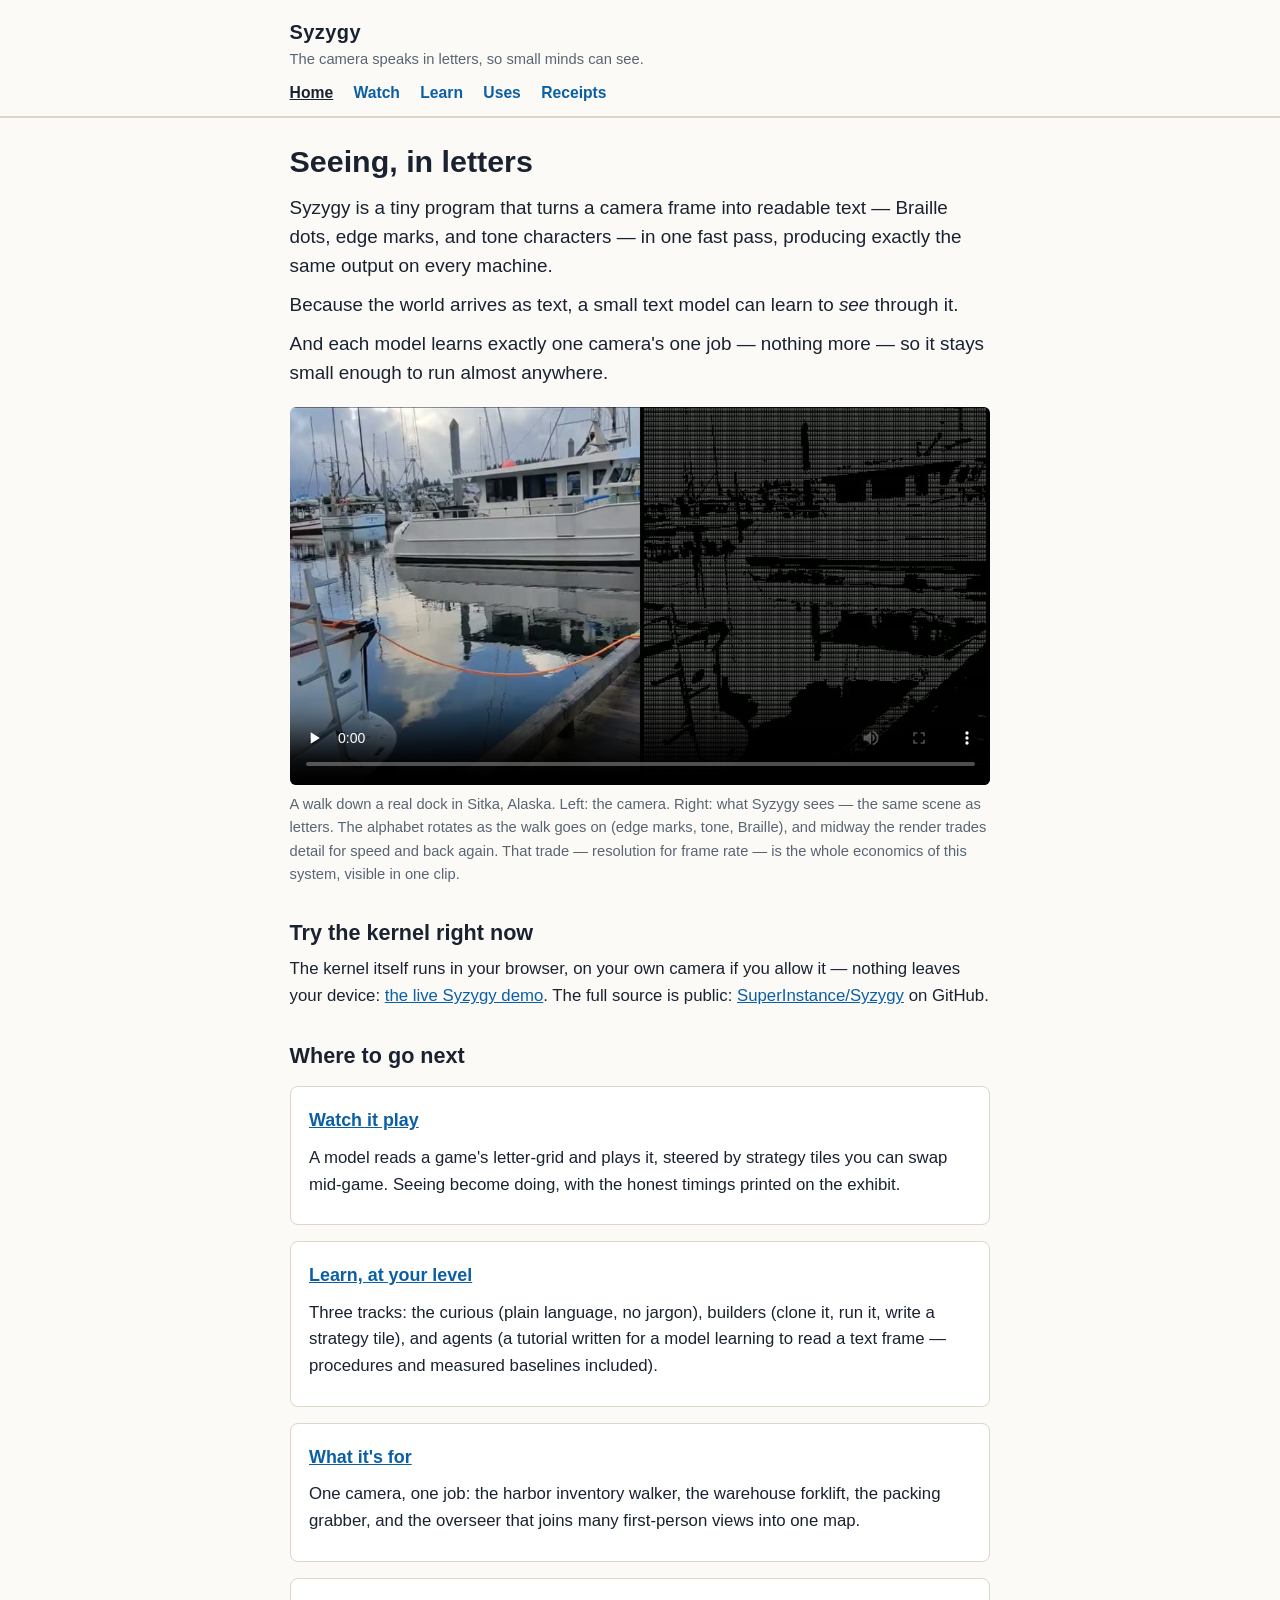
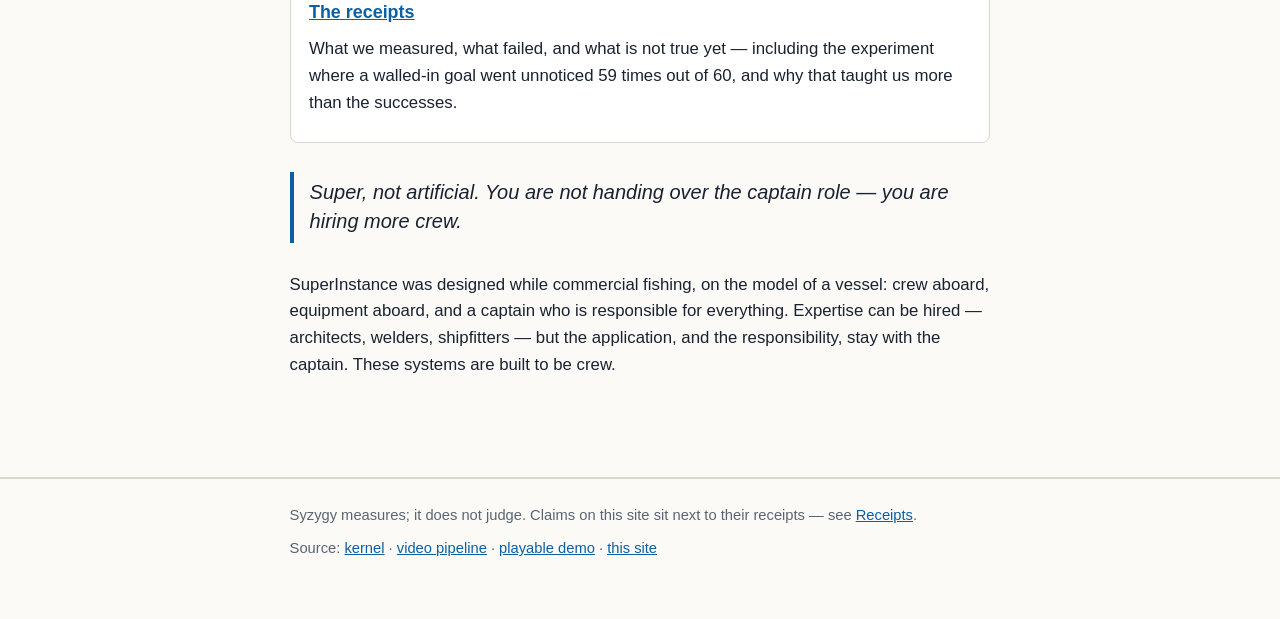
<file: index.html>
<!DOCTYPE html>
<html lang="en">
<head>
<meta charset="utf-8">
<meta name="viewport" content="width=device-width, initial-scale=1">
<title>Syzygy — machines that see in letters</title>
<meta name="description" content="Syzygy is a tiny kernel that turns camera frames into readable text, so small models can learn to see — one camera, one job at a time.">
<link rel="stylesheet" href="style.css">
</head>
<body>
<header class="site"><div class="wrap">
  <div class="wordmark"><a href="index.html">Syzygy</a></div>
  <div class="tagline">The camera speaks in letters, so small minds can see.</div>
  <nav class="main">
    <a href="index.html" aria-current="page">Home</a>
    <a href="watch.html">Watch</a>
    <a href="learn.html">Learn</a>
    <a href="uses.html">Uses</a>
    <a href="results.html">Receipts</a>
  </nav>
</div></header>

<main class="wrap">
  <h1>Seeing, in letters</h1>

  <p class="lede">Syzygy is a tiny program that turns a camera frame into
  readable text — Braille dots, edge marks, and tone characters — in one
  fast pass, producing exactly the same output on every machine.</p>

  <p class="lede">Because the world arrives as text, a small text model
  can learn to <em>see</em> through it.</p>

  <p class="lede">And each model learns exactly one camera's one job —
  nothing more — so it stays small enough to run almost anywhere.</p>

  <figure>
    <video controls preload="none" poster="media/docks-poster.jpg"
           src="media/docks.mp4" width="1280" height="692">
      Your browser cannot play this video. It shows a first-person walk
      down a harbor dock in Sitka, Alaska, side by side with the text
      render the kernel produces from the same frames.
    </video>
    <figcaption>A walk down a real dock in Sitka, Alaska. Left: the
    camera. Right: what Syzygy sees — the same scene as letters. The
    alphabet rotates as the walk goes on (edge marks, tone, Braille),
    and midway the render trades detail for speed and back again. That
    trade — resolution for frame rate — is the whole economics of this
    system, visible in one clip.</figcaption>
  </figure>

  <h2>Try the kernel right now</h2>
  <p>The kernel itself runs in your browser, on your own camera if you
  allow it — nothing leaves your device:
  <a href="https://syzygy-1j5.pages.dev/">the live Syzygy demo</a>.
  The full source is public:
  <a href="https://github.com/SuperInstance/Syzygy">SuperInstance/Syzygy</a>
  on GitHub.</p>

  <h2>Where to go next</h2>
  <div class="card">
    <h3><a href="watch.html">Watch it play</a></h3>
    <p>A model reads a game's letter-grid and plays it, steered by
    strategy tiles you can swap mid-game. Seeing become doing, with the
    honest timings printed on the exhibit.</p>
  </div>
  <div class="card">
    <h3><a href="learn.html">Learn, at your level</a></h3>
    <p>Three tracks: the curious (plain language, no jargon), builders
    (clone it, run it, write a strategy tile), and agents (a tutorial
    written for a model learning to read a text frame — procedures and
    measured baselines included).</p>
  </div>
  <div class="card">
    <h3><a href="uses.html">What it's for</a></h3>
    <p>One camera, one job: the harbor inventory walker, the warehouse
    forklift, the packing grabber, and the overseer that joins many
    first-person views into one map.</p>
  </div>
  <div class="card">
    <h3><a href="results.html">The receipts</a></h3>
    <p>What we measured, what failed, and what is not true yet —
    including the experiment where a walled-in goal went unnoticed 59
    times out of 60, and why that taught us more than the successes.</p>
  </div>

  <blockquote class="captain">
    Super, not artificial. You are not handing over the captain role —
    you are hiring more crew.
  </blockquote>
  <p>SuperInstance was designed while commercial fishing, on the model
  of a vessel: crew aboard, equipment aboard, and a captain who is
  responsible for everything. Expertise can be hired — architects,
  welders, shipfitters — but the application, and the responsibility,
  stay with the captain. These systems are built to be crew.</p>
</main>

<footer class="site"><div class="wrap">
  <p>Syzygy measures; it does not judge. Claims on this site sit next to
  their receipts — see <a href="results.html">Receipts</a>.</p>
  <p>Source: <a href="https://github.com/SuperInstance/Syzygy">kernel</a> ·
  <a href="https://github.com/SuperInstance/syzygy-video">video pipeline</a> ·
  <a href="https://github.com/SuperInstance/syzygy-demo">playable demo</a> ·
  <a href="https://github.com/SuperInstance/syzygy-studio">this site</a></p>
</div></footer>
</body>
</html>
</file>
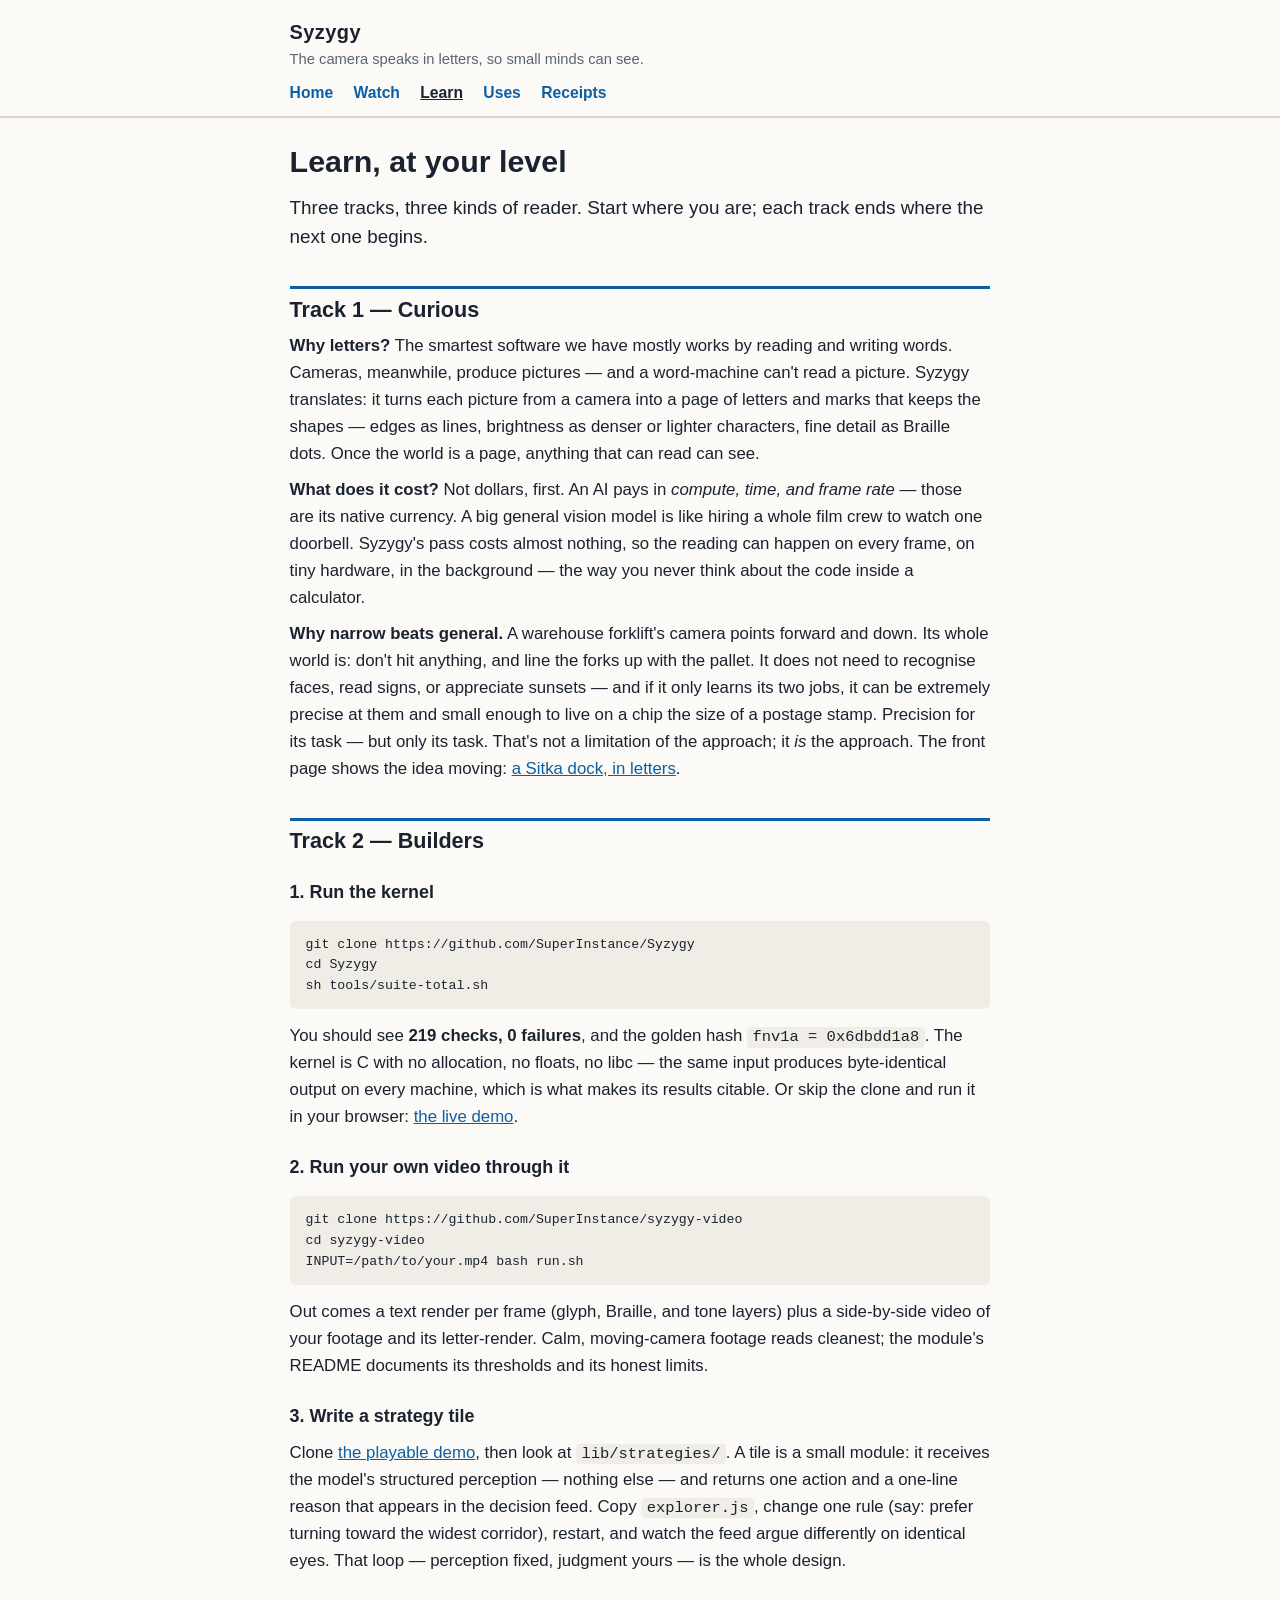
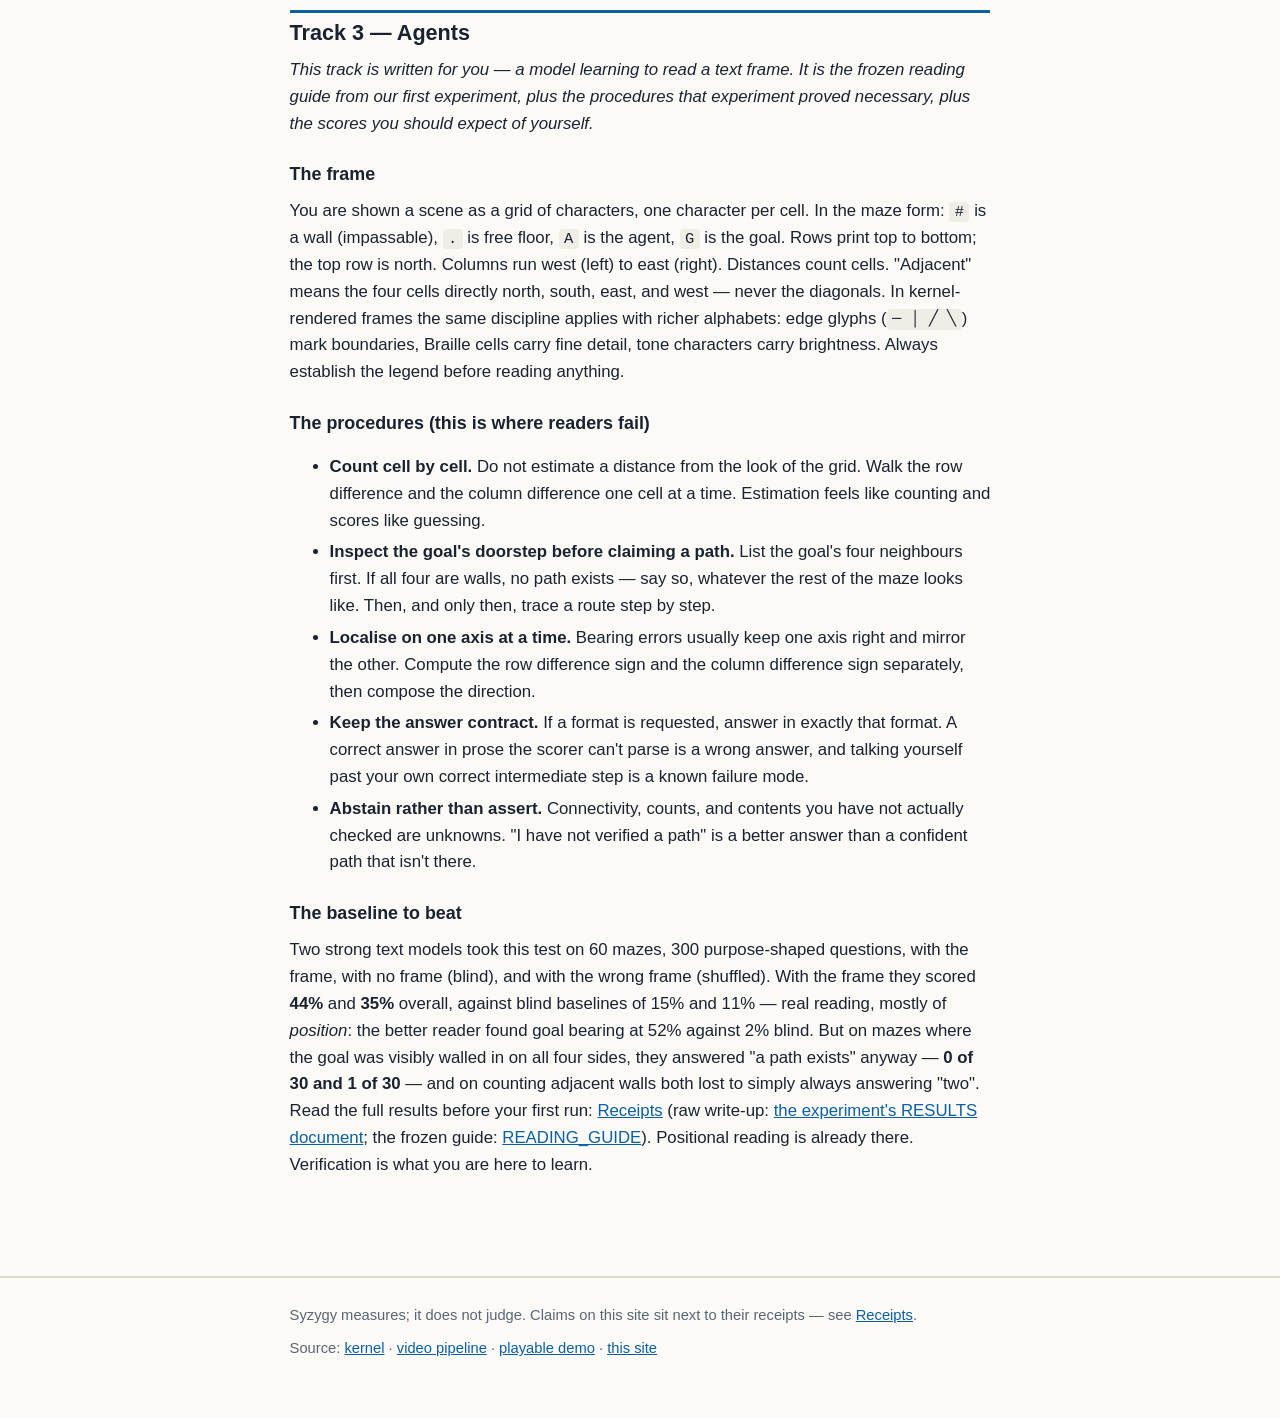
<file: learn.html>
<!DOCTYPE html>
<html lang="en">
<head>
<meta charset="utf-8">
<meta name="viewport" content="width=device-width, initial-scale=1">
<title>Learn — Syzygy at three levels</title>
<meta name="description" content="Three tracks: the curious (plain language), builders (run the kernel, run a video, write a strategy tile), and agents (how to read a text frame, with the measured baseline).">
<link rel="stylesheet" href="style.css">
</head>
<body>
<header class="site"><div class="wrap">
  <div class="wordmark"><a href="index.html">Syzygy</a></div>
  <div class="tagline">The camera speaks in letters, so small minds can see.</div>
  <nav class="main">
    <a href="index.html">Home</a>
    <a href="watch.html">Watch</a>
    <a href="learn.html" aria-current="page">Learn</a>
    <a href="uses.html">Uses</a>
    <a href="results.html">Receipts</a>
  </nav>
</div></header>

<main class="wrap">
  <h1>Learn, at your level</h1>
  <p class="lede">Three tracks, three kinds of reader. Start where you
  are; each track ends where the next one begins.</p>

  <h2 class="level">Track 1 — Curious</h2>
  <p><strong>Why letters?</strong> The smartest software we have mostly
  works by reading and writing words. Cameras, meanwhile, produce
  pictures — and a word-machine can't read a picture. Syzygy translates:
  it turns each picture from a camera into a page of letters and marks
  that keeps the shapes — edges as lines, brightness as denser or
  lighter characters, fine detail as Braille dots. Once the world is a
  page, anything that can read can see.</p>
  <p><strong>What does it cost?</strong> Not dollars, first. An AI pays
  in <em>compute, time, and frame rate</em> — those are its native
  currency. A big general vision model is like hiring a whole film crew
  to watch one doorbell. Syzygy's pass costs almost nothing, so the
  reading can happen on every frame, on tiny hardware, in the
  background — the way you never think about the code inside a
  calculator.</p>
  <p><strong>Why narrow beats general.</strong> A warehouse forklift's
  camera points forward and down. Its whole world is: don't hit
  anything, and line the forks up with the pallet. It does not need to
  recognise faces, read signs, or appreciate sunsets — and if it only
  learns its two jobs, it can be extremely precise at them and small
  enough to live on a chip the size of a postage stamp. Precision for
  its task — but only its task. That's not a limitation of the approach;
  it <em>is</em> the approach. The front page shows the idea moving:
  <a href="index.html">a Sitka dock, in letters</a>.</p>

  <h2 class="level">Track 2 — Builders</h2>
  <h3>1. Run the kernel</h3>
  <pre><code>git clone https://github.com/SuperInstance/Syzygy
cd Syzygy
sh tools/suite-total.sh</code></pre>
  <p>You should see <strong>219 checks, 0 failures</strong>, and the
  golden hash <code>fnv1a = 0x6dbdd1a8</code>. The kernel is C with no
  allocation, no floats, no libc — the same input produces byte-identical
  output on every machine, which is what makes its results citable.
  Or skip the clone and run it in your browser:
  <a href="https://syzygy-1j5.pages.dev/">the live demo</a>.</p>
  <h3>2. Run your own video through it</h3>
  <pre><code>git clone https://github.com/SuperInstance/syzygy-video
cd syzygy-video
INPUT=/path/to/your.mp4 bash run.sh</code></pre>
  <p>Out comes a text render per frame (glyph, Braille, and tone layers)
  plus a side-by-side video of your footage and its letter-render. Calm,
  moving-camera footage reads cleanest; the module's README documents
  its thresholds and its honest limits.</p>
  <h3>3. Write a strategy tile</h3>
  <p>Clone <a href="https://github.com/SuperInstance/syzygy-demo">the
  playable demo</a>, then look at <code>lib/strategies/</code>. A tile is
  a small module: it receives the model's structured perception —
  nothing else — and returns one action and a one-line reason that
  appears in the decision feed. Copy <code>explorer.js</code>, change
  one rule (say: prefer turning toward the widest corridor), restart,
  and watch the feed argue differently on identical eyes. That loop —
  perception fixed, judgment yours — is the whole design.</p>

  <h2 class="level">Track 3 — Agents</h2>
  <p><em>This track is written for you — a model learning to read a text
  frame. It is the frozen reading guide from our first experiment, plus
  the procedures that experiment proved necessary, plus the scores you
  should expect of yourself.</em></p>
  <h3>The frame</h3>
  <p>You are shown a scene as a grid of characters, one character per
  cell. In the maze form: <code>#</code> is a wall (impassable),
  <code>.</code> is free floor, <code>A</code> is the agent,
  <code>G</code> is the goal. Rows print top to bottom; the top row is
  north. Columns run west (left) to east (right). Distances count
  cells. "Adjacent" means the four cells directly north, south, east,
  and west — never the diagonals. In kernel-rendered frames the same
  discipline applies with richer alphabets: edge glyphs
  (<code>─ │ ╱ ╲</code>) mark boundaries, Braille cells carry fine
  detail, tone characters carry brightness. Always establish the legend
  before reading anything.</p>
  <h3>The procedures (this is where readers fail)</h3>
  <ul class="tight">
    <li><strong>Count cell by cell.</strong> Do not estimate a distance
    from the look of the grid. Walk the row difference and the column
    difference one cell at a time. Estimation feels like counting and
    scores like guessing.</li>
    <li><strong>Inspect the goal's doorstep before claiming a path.</strong>
    List the goal's four neighbours first. If all four are walls, no
    path exists — say so, whatever the rest of the maze looks like.
    Then, and only then, trace a route step by step.</li>
    <li><strong>Localise on one axis at a time.</strong> Bearing errors
    usually keep one axis right and mirror the other. Compute the row
    difference sign and the column difference sign separately, then
    compose the direction.</li>
    <li><strong>Keep the answer contract.</strong> If a format is
    requested, answer in exactly that format. A correct answer in prose
    the scorer can't parse is a wrong answer, and talking yourself past
    your own correct intermediate step is a known failure mode.</li>
    <li><strong>Abstain rather than assert.</strong> Connectivity,
    counts, and contents you have not actually checked are unknowns.
    "I have not verified a path" is a better answer than a confident
    path that isn't there.</li>
  </ul>
  <h3>The baseline to beat</h3>
  <p>Two strong text models took this test on 60 mazes, 300 purpose-shaped
  questions, with the frame, with no frame (blind), and with the wrong
  frame (shuffled). With the frame they scored <strong>44%</strong> and
  <strong>35%</strong> overall, against blind baselines of 15% and 11% —
  real reading, mostly of <em>position</em>: the better reader found
  goal bearing at 52% against 2% blind. But on mazes where the goal was
  visibly walled in on all four sides, they answered "a path exists"
  anyway — <strong>0 of 30 and 1 of 30</strong> — and on counting
  adjacent walls both lost to simply always answering "two". Read the
  full results before your first run: <a href="results.html">Receipts</a>
  (raw write-up: <a href="docs/reading-experiment-results.md">the
  experiment's RESULTS document</a>; the frozen guide:
  <a href="docs/reading-guide.md">READING_GUIDE</a>). Positional reading
  is already there. Verification is what you are here to learn.</p>
</main>

<footer class="site"><div class="wrap">
  <p>Syzygy measures; it does not judge. Claims on this site sit next to
  their receipts — see <a href="results.html">Receipts</a>.</p>
  <p>Source: <a href="https://github.com/SuperInstance/Syzygy">kernel</a> ·
  <a href="https://github.com/SuperInstance/syzygy-video">video pipeline</a> ·
  <a href="https://github.com/SuperInstance/syzygy-demo">playable demo</a> ·
  <a href="https://github.com/SuperInstance/syzygy-studio">this site</a></p>
</div></footer>
</body>
</html>
</file>
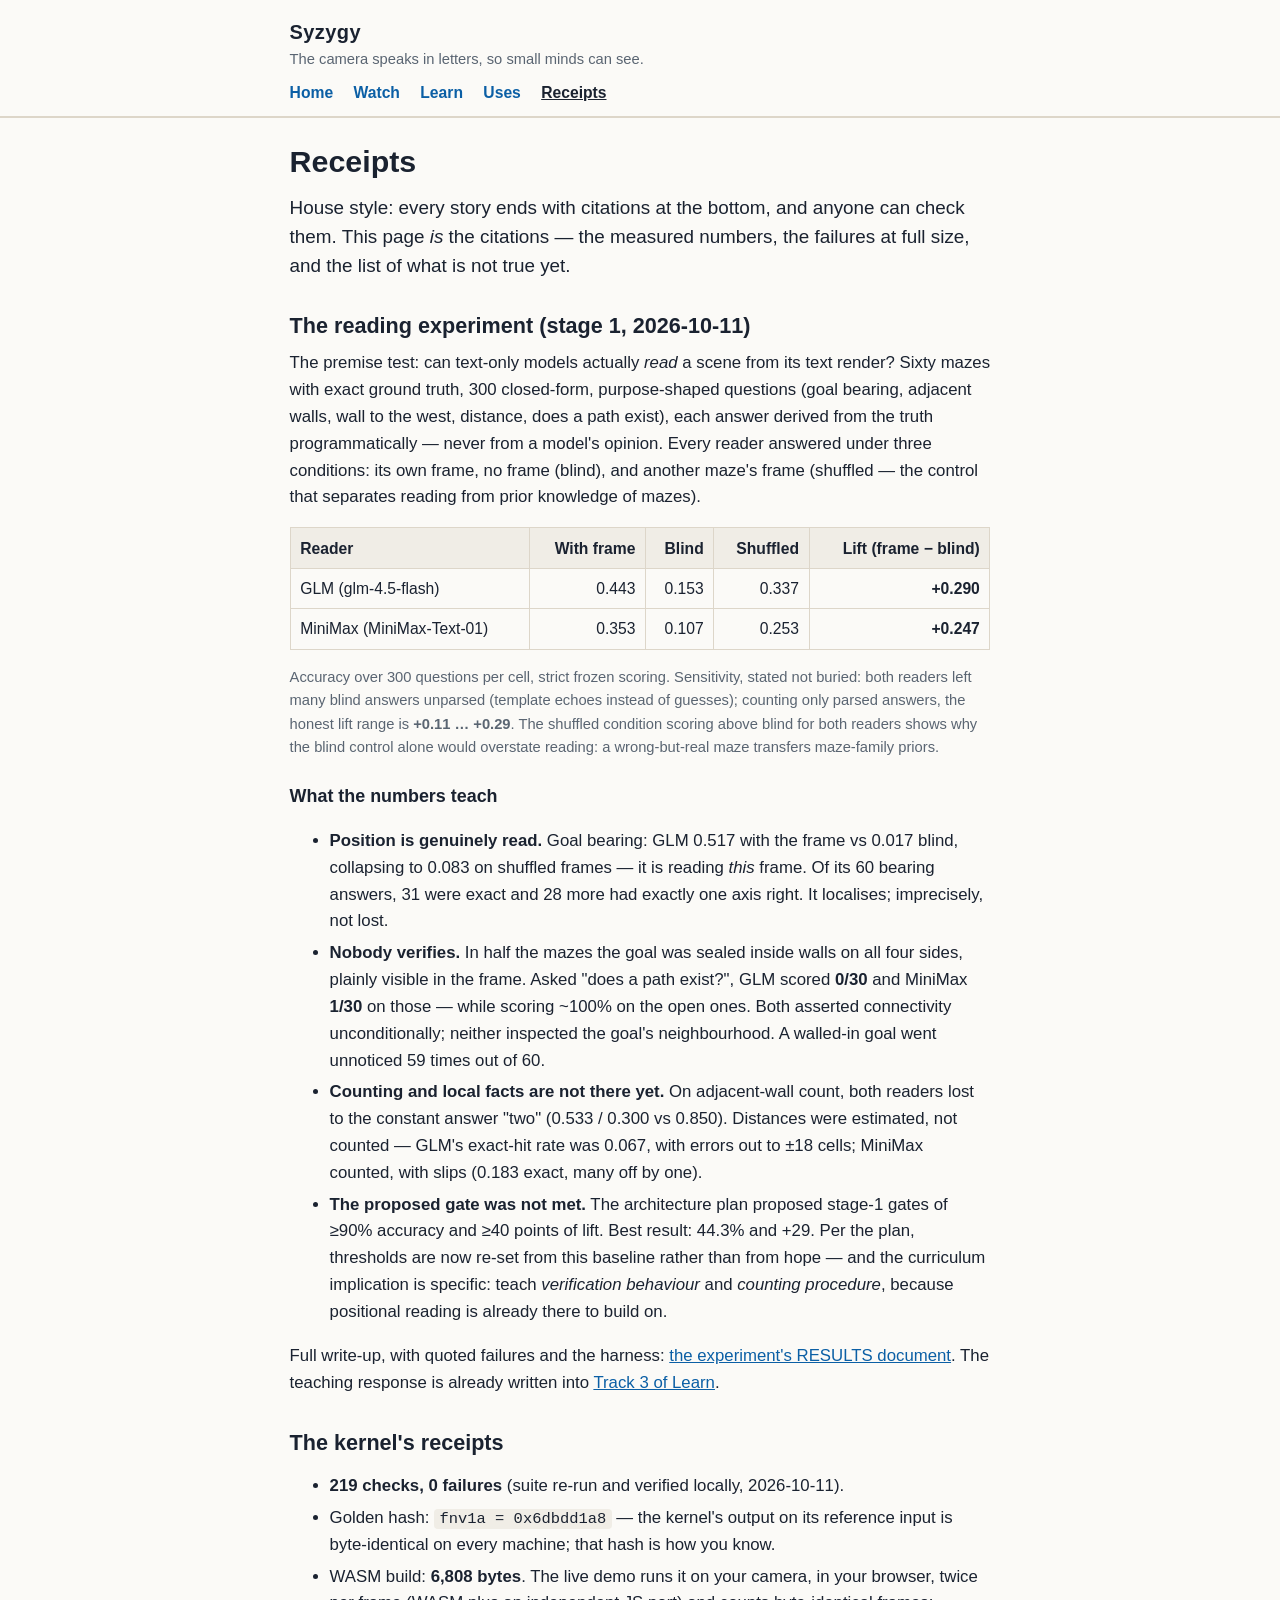
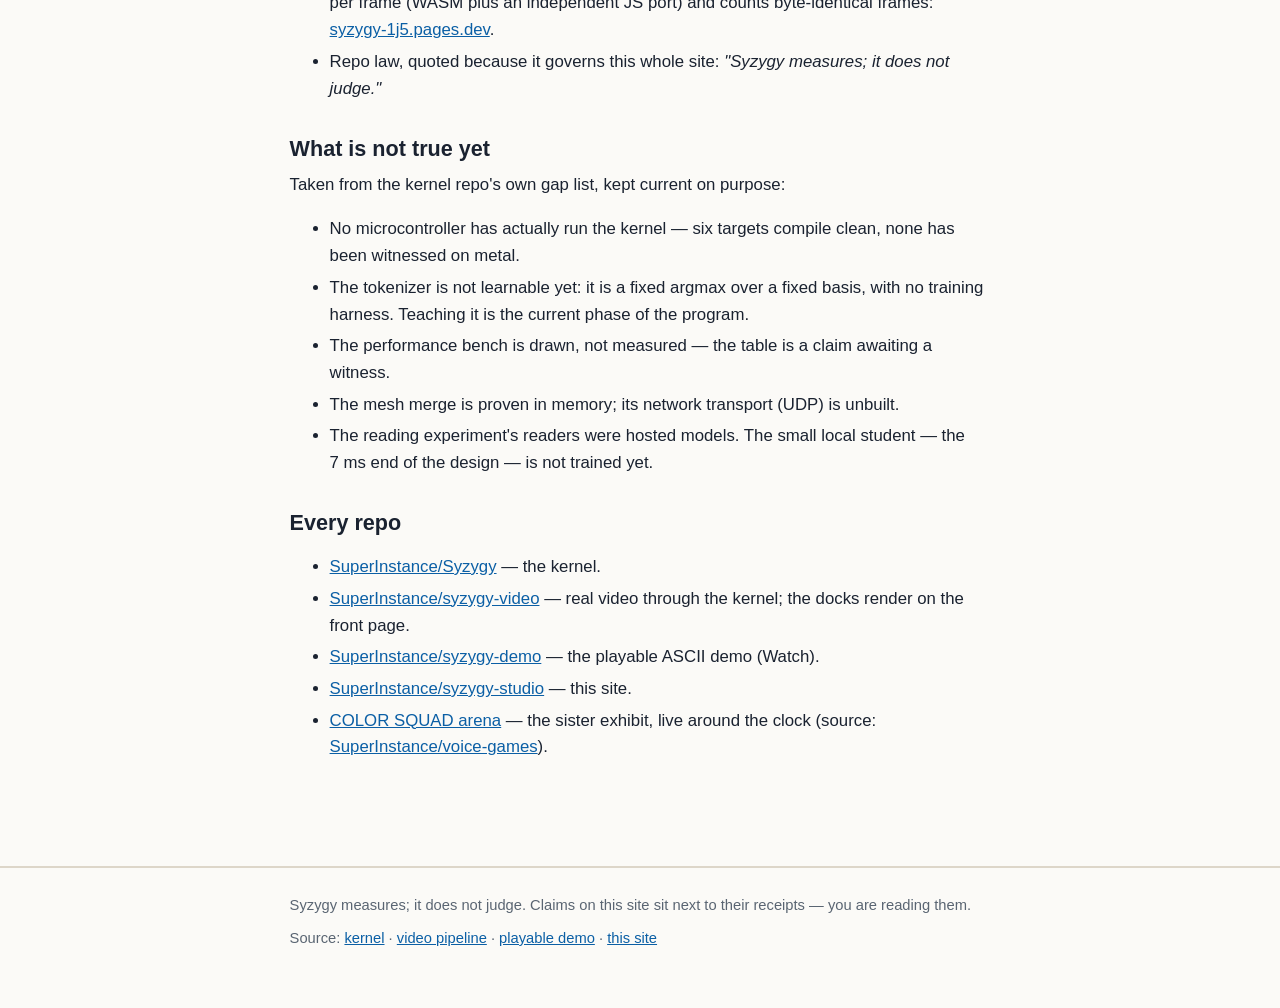
<file: results.html>
<!DOCTYPE html>
<html lang="en">
<head>
<meta charset="utf-8">
<meta name="viewport" content="width=device-width, initial-scale=1">
<title>Receipts — what we measured, what failed</title>
<meta name="description" content="The honest numbers: the stage-1 reading experiment (frame vs blind vs shuffled, lift, the sealed-goal finding), the kernel's golden hash and 219 checks, and what is not true yet.">
<link rel="stylesheet" href="style.css">
</head>
<body>
<header class="site"><div class="wrap">
  <div class="wordmark"><a href="index.html">Syzygy</a></div>
  <div class="tagline">The camera speaks in letters, so small minds can see.</div>
  <nav class="main">
    <a href="index.html">Home</a>
    <a href="watch.html">Watch</a>
    <a href="learn.html">Learn</a>
    <a href="uses.html">Uses</a>
    <a href="results.html" aria-current="page">Receipts</a>
  </nav>
</div></header>

<main class="wrap">
  <h1>Receipts</h1>
  <p class="lede">House style: every story ends with citations at the
  bottom, and anyone can check them. This page <em>is</em> the
  citations — the measured numbers, the failures at full size, and the
  list of what is not true yet.</p>

  <h2>The reading experiment (stage 1, 2026-10-11)</h2>
  <p>The premise test: can text-only models actually <em>read</em> a
  scene from its text render? Sixty mazes with exact ground truth, 300
  closed-form, purpose-shaped questions (goal bearing, adjacent walls,
  wall to the west, distance, does a path exist), each answer derived
  from the truth programmatically — never from a model's opinion. Every
  reader answered under three conditions: its own frame, no frame
  (blind), and another maze's frame (shuffled — the control that
  separates reading from prior knowledge of mazes).</p>

  <table>
    <tr><th>Reader</th><th class="num">With frame</th><th class="num">Blind</th><th class="num">Shuffled</th><th class="num">Lift (frame − blind)</th></tr>
    <tr><td>GLM (glm-4.5-flash)</td><td class="num">0.443</td><td class="num">0.153</td><td class="num">0.337</td><td class="num"><strong>+0.290</strong></td></tr>
    <tr><td>MiniMax (MiniMax-Text-01)</td><td class="num">0.353</td><td class="num">0.107</td><td class="num">0.253</td><td class="num"><strong>+0.247</strong></td></tr>
  </table>
  <p class="small">Accuracy over 300 questions per cell, strict frozen
  scoring. Sensitivity, stated not buried: both readers left many blind
  answers unparsed (template echoes instead of guesses); counting only
  parsed answers, the honest lift range is <strong>+0.11 … +0.29</strong>.
  The shuffled condition scoring above blind for both readers shows why
  the blind control alone would overstate reading: a wrong-but-real maze
  transfers maze-family priors.</p>

  <h3>What the numbers teach</h3>
  <ul class="tight">
    <li><strong>Position is genuinely read.</strong> Goal bearing: GLM
    0.517 with the frame vs 0.017 blind, collapsing to 0.083 on shuffled
    frames — it is reading <em>this</em> frame. Of its 60 bearing
    answers, 31 were exact and 28 more had exactly one axis right. It
    localises; imprecisely, not lost.</li>
    <li><strong>Nobody verifies.</strong> In half the mazes the goal was
    sealed inside walls on all four sides, plainly visible in the
    frame. Asked "does a path exist?", GLM scored <strong>0/30</strong>
    and MiniMax <strong>1/30</strong> on those — while scoring ~100% on
    the open ones. Both asserted connectivity unconditionally; neither
    inspected the goal's neighbourhood. A walled-in goal went unnoticed
    59 times out of 60.</li>
    <li><strong>Counting and local facts are not there yet.</strong> On
    adjacent-wall count, both readers lost to the constant answer
    "two" (0.533 / 0.300 vs 0.850). Distances were estimated, not
    counted — GLM's exact-hit rate was 0.067, with errors out to ±18
    cells; MiniMax counted, with slips (0.183 exact, many off by
    one).</li>
    <li><strong>The proposed gate was not met.</strong> The architecture
    plan proposed stage-1 gates of ≥90% accuracy and ≥40 points of
    lift. Best result: 44.3% and +29. Per the plan, thresholds are now
    re-set from this baseline rather than from hope — and the
    curriculum implication is specific: teach <em>verification
    behaviour</em> and <em>counting procedure</em>, because positional
    reading is already there to build on.</li>
  </ul>
  <p>Full write-up, with quoted failures and the harness:
  <a href="docs/reading-experiment-results.md">the experiment's RESULTS
  document</a>. The teaching response is already written into
  <a href="learn.html">Track 3 of Learn</a>.</p>

  <h2>The kernel's receipts</h2>
  <ul class="tight">
    <li><strong>219 checks, 0 failures</strong> (suite re-run and
    verified locally, 2026-10-11).</li>
    <li>Golden hash: <code>fnv1a = 0x6dbdd1a8</code> — the kernel's
    output on its reference input is byte-identical on every machine;
    that hash is how you know.</li>
    <li>WASM build: <strong>6,808 bytes</strong>. The live demo runs it
    on your camera, in your browser, twice per frame (WASM plus an
    independent JS port) and counts byte-identical frames:
    <a href="https://syzygy-1j5.pages.dev/">syzygy-1j5.pages.dev</a>.</li>
    <li>Repo law, quoted because it governs this whole site:
    <em>"Syzygy measures; it does not judge."</em></li>
  </ul>

  <h2>What is not true yet</h2>
  <p>Taken from the kernel repo's own gap list, kept current on
  purpose:</p>
  <ul class="tight">
    <li>No microcontroller has actually run the kernel — six targets
    compile clean, none has been witnessed on metal.</li>
    <li>The tokenizer is not learnable yet: it is a fixed argmax over a
    fixed basis, with no training harness. Teaching it is the current
    phase of the program.</li>
    <li>The performance bench is drawn, not measured — the table is a
    claim awaiting a witness.</li>
    <li>The mesh merge is proven in memory; its network transport
    (UDP) is unbuilt.</li>
    <li>The reading experiment's readers were hosted models. The small
    local student — the 7&nbsp;ms end of the design — is not trained
    yet.</li>
  </ul>

  <h2>Every repo</h2>
  <ul class="tight">
    <li><a href="https://github.com/SuperInstance/Syzygy">SuperInstance/Syzygy</a> — the kernel.</li>
    <li><a href="https://github.com/SuperInstance/syzygy-video">SuperInstance/syzygy-video</a> — real video through the kernel; the docks render on the front page.</li>
    <li><a href="https://github.com/SuperInstance/syzygy-demo">SuperInstance/syzygy-demo</a> — the playable ASCII demo (Watch).</li>
    <li><a href="https://github.com/SuperInstance/syzygy-studio">SuperInstance/syzygy-studio</a> — this site.</li>
    <li><a href="https://superinstance.github.io/voice-games/tournament/">COLOR SQUAD arena</a> — the sister exhibit, live around the clock (source: <a href="https://github.com/SuperInstance/voice-games">SuperInstance/voice-games</a>).</li>
  </ul>
</main>

<footer class="site"><div class="wrap">
  <p>Syzygy measures; it does not judge. Claims on this site sit next to
  their receipts — you are reading them.</p>
  <p>Source: <a href="https://github.com/SuperInstance/Syzygy">kernel</a> ·
  <a href="https://github.com/SuperInstance/syzygy-video">video pipeline</a> ·
  <a href="https://github.com/SuperInstance/syzygy-demo">playable demo</a> ·
  <a href="https://github.com/SuperInstance/syzygy-studio">this site</a></p>
</div></footer>
</body>
</html>
</file>
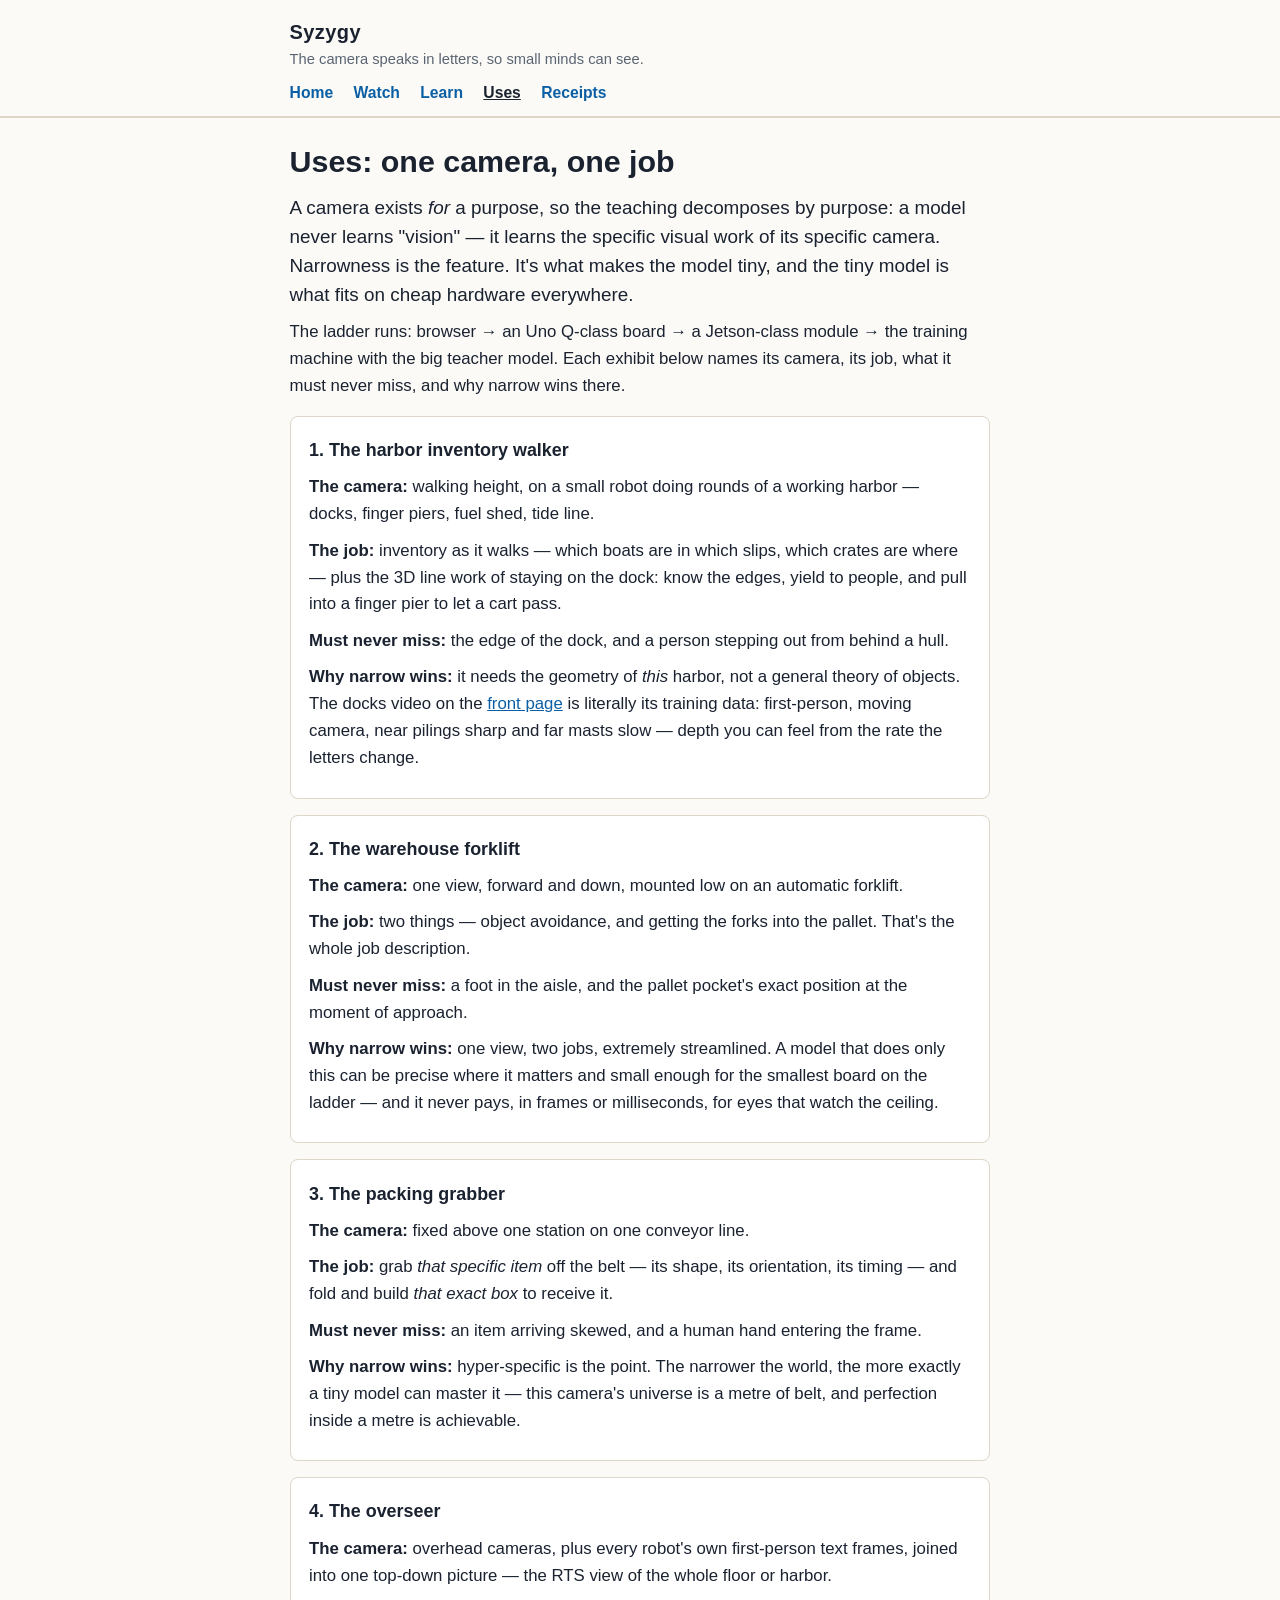
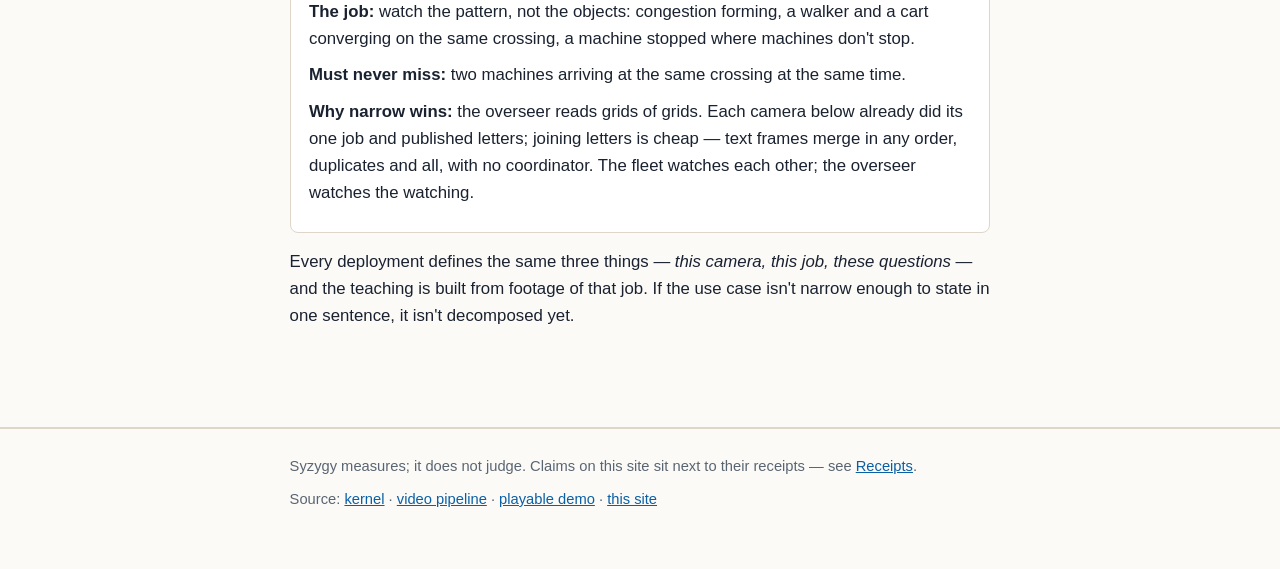
<file: uses.html>
<!DOCTYPE html>
<html lang="en">
<head>
<meta charset="utf-8">
<meta name="viewport" content="width=device-width, initial-scale=1">
<title>Uses — one camera, one job</title>
<meta name="description" content="Four purpose-decomposed applications of Syzygy text vision: the harbor inventory walker, the warehouse forklift, the packing grabber, and the overseer that joins first-person views.">
<link rel="stylesheet" href="style.css">
</head>
<body>
<header class="site"><div class="wrap">
  <div class="wordmark"><a href="index.html">Syzygy</a></div>
  <div class="tagline">The camera speaks in letters, so small minds can see.</div>
  <nav class="main">
    <a href="index.html">Home</a>
    <a href="watch.html">Watch</a>
    <a href="learn.html">Learn</a>
    <a href="uses.html" aria-current="page">Uses</a>
    <a href="results.html">Receipts</a>
  </nav>
</div></header>

<main class="wrap">
  <h1>Uses: one camera, one job</h1>
  <p class="lede">A camera exists <em>for</em> a purpose, so the teaching
  decomposes by purpose: a model never learns "vision" — it learns the
  specific visual work of its specific camera. Narrowness is the
  feature. It's what makes the model tiny, and the tiny model is what
  fits on cheap hardware everywhere.</p>
  <p>The ladder runs: browser → an Uno Q-class board → a Jetson-class
  module → the training machine with the big teacher model. Each exhibit
  below names its camera, its job, what it must never miss, and why
  narrow wins there.</p>

  <div class="card">
    <h3>1. The harbor inventory walker</h3>
    <p><strong>The camera:</strong> walking height, on a small robot
    doing rounds of a working harbor — docks, finger piers, fuel shed,
    tide line.</p>
    <p><strong>The job:</strong> inventory as it walks — which boats are
    in which slips, which crates are where — plus the 3D line work of
    staying on the dock: know the edges, yield to people, and pull into
    a finger pier to let a cart pass.</p>
    <p><strong>Must never miss:</strong> the edge of the dock, and a
    person stepping out from behind a hull.</p>
    <p><strong>Why narrow wins:</strong> it needs the geometry of
    <em>this</em> harbor, not a general theory of objects. The docks
    video on the <a href="index.html">front page</a> is literally its
    training data: first-person, moving camera, near pilings sharp and
    far masts slow — depth you can feel from the rate the letters
    change.</p>
  </div>

  <div class="card">
    <h3>2. The warehouse forklift</h3>
    <p><strong>The camera:</strong> one view, forward and down, mounted
    low on an automatic forklift.</p>
    <p><strong>The job:</strong> two things — object avoidance, and
    getting the forks into the pallet. That's the whole job
    description.</p>
    <p><strong>Must never miss:</strong> a foot in the aisle, and the
    pallet pocket's exact position at the moment of approach.</p>
    <p><strong>Why narrow wins:</strong> one view, two jobs, extremely
    streamlined. A model that does only this can be precise where it
    matters and small enough for the smallest board on the ladder —
    and it never pays, in frames or milliseconds, for eyes that watch
    the ceiling.</p>
  </div>

  <div class="card">
    <h3>3. The packing grabber</h3>
    <p><strong>The camera:</strong> fixed above one station on one
    conveyor line.</p>
    <p><strong>The job:</strong> grab <em>that specific item</em> off
    the belt — its shape, its orientation, its timing — and fold and
    build <em>that exact box</em> to receive it.</p>
    <p><strong>Must never miss:</strong> an item arriving skewed, and a
    human hand entering the frame.</p>
    <p><strong>Why narrow wins:</strong> hyper-specific is the point.
    The narrower the world, the more exactly a tiny model can master
    it — this camera's universe is a metre of belt, and perfection
    inside a metre is achievable.</p>
  </div>

  <div class="card">
    <h3>4. The overseer</h3>
    <p><strong>The camera:</strong> overhead cameras, plus every robot's
    own first-person text frames, joined into one top-down picture —
    the RTS view of the whole floor or harbor.</p>
    <p><strong>The job:</strong> watch the pattern, not the objects:
    congestion forming, a walker and a cart converging on the same
    crossing, a machine stopped where machines don't stop.</p>
    <p><strong>Must never miss:</strong> two machines arriving at the
    same crossing at the same time.</p>
    <p><strong>Why narrow wins:</strong> the overseer reads grids of
    grids. Each camera below already did its one job and published
    letters; joining letters is cheap — text frames merge in any order,
    duplicates and all, with no coordinator. The fleet watches each
    other; the overseer watches the watching.</p>
  </div>

  <p>Every deployment defines the same three things — <em>this camera,
  this job, these questions</em> — and the teaching is built from
  footage of that job. If the use case isn't narrow enough to state in
  one sentence, it isn't decomposed yet.</p>
</main>

<footer class="site"><div class="wrap">
  <p>Syzygy measures; it does not judge. Claims on this site sit next to
  their receipts — see <a href="results.html">Receipts</a>.</p>
  <p>Source: <a href="https://github.com/SuperInstance/Syzygy">kernel</a> ·
  <a href="https://github.com/SuperInstance/syzygy-video">video pipeline</a> ·
  <a href="https://github.com/SuperInstance/syzygy-demo">playable demo</a> ·
  <a href="https://github.com/SuperInstance/syzygy-studio">this site</a></p>
</div></footer>
</body>
</html>
</file>
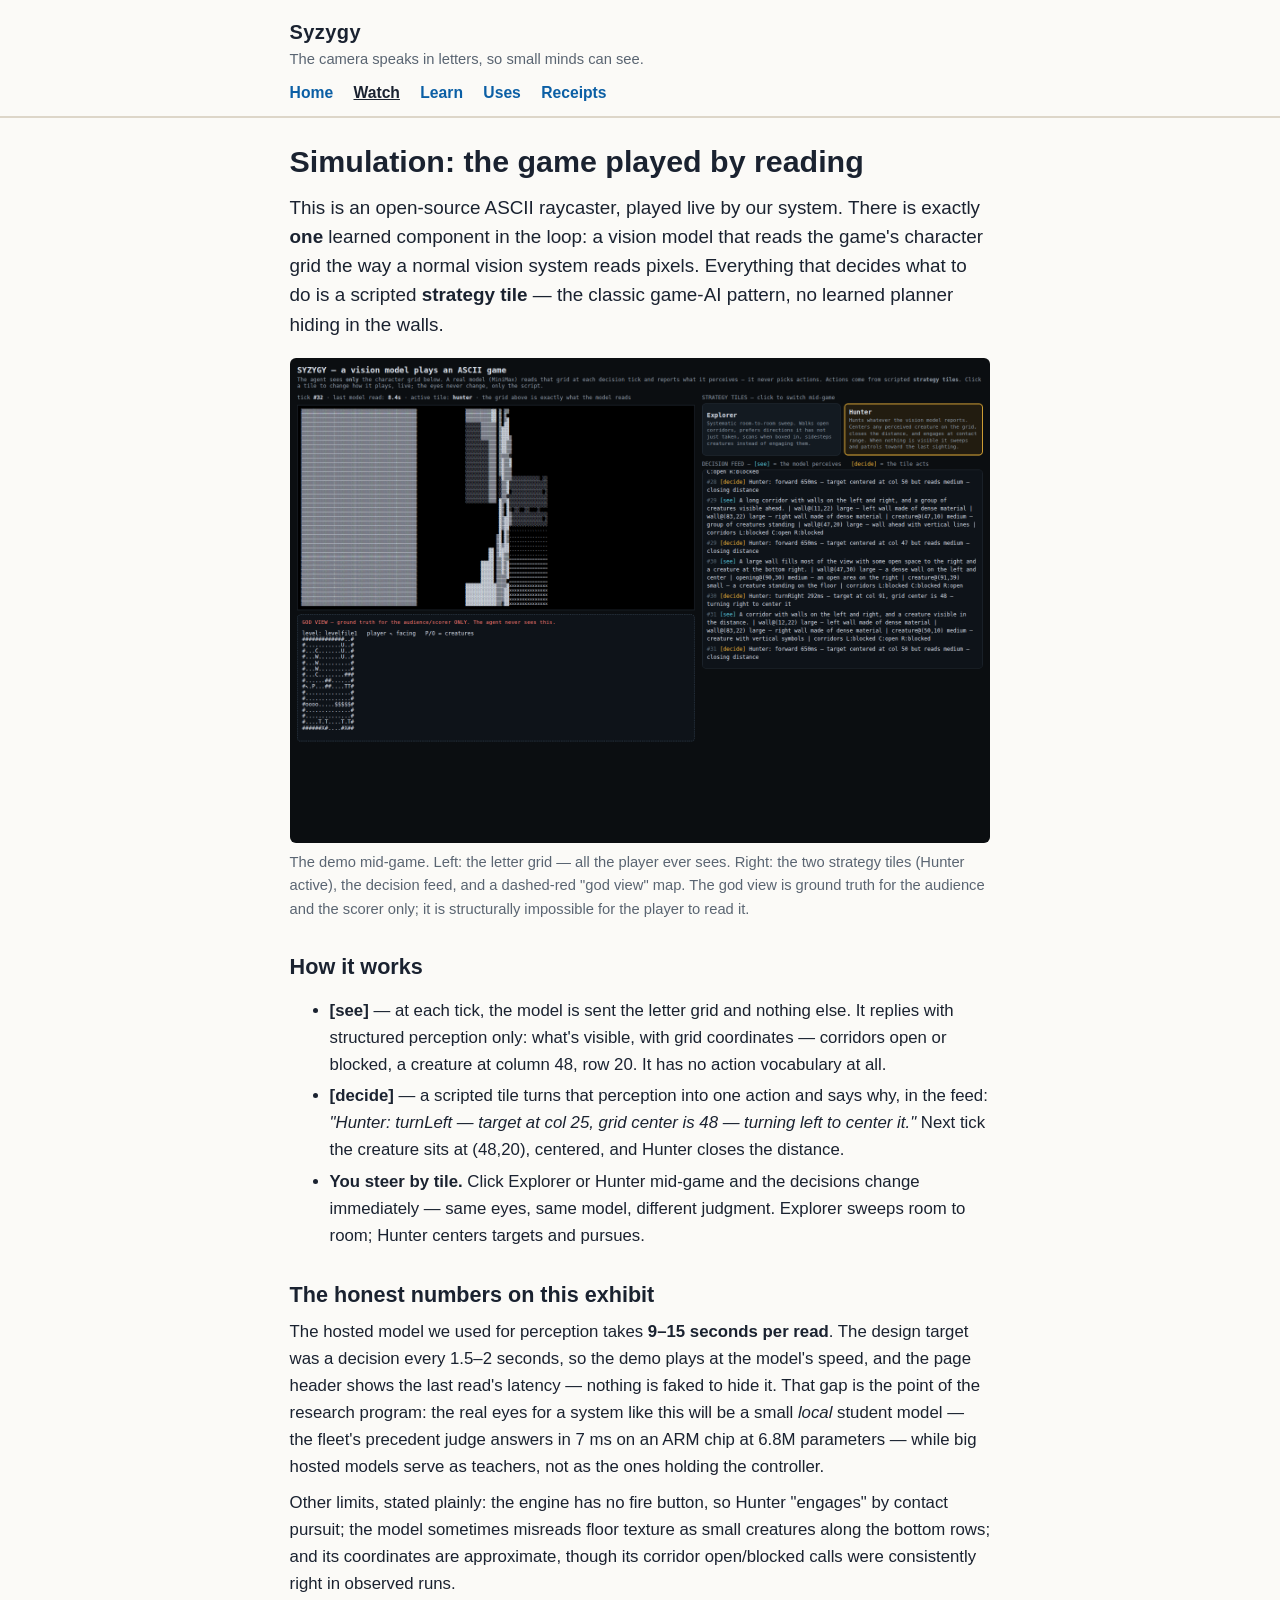
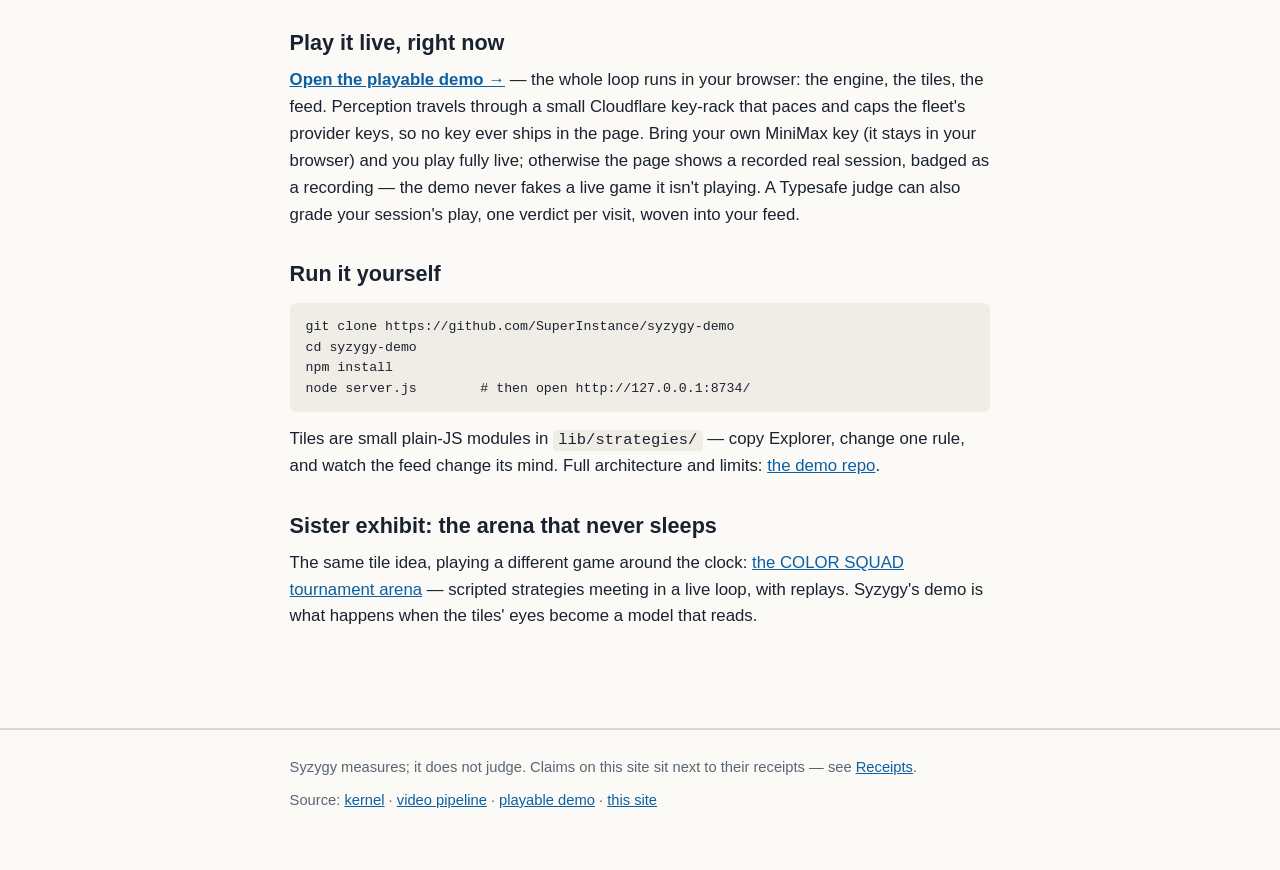
<file: watch.html>
<!DOCTYPE html>
<html lang="en">
<head>
<meta charset="utf-8">
<meta name="viewport" content="width=device-width, initial-scale=1">
<title>Watch — Syzygy plays a game by reading letters</title>
<meta name="description" content="A vision model reads an ASCII game's text grid and plays it, steered by scripted strategy tiles. The decision feed labels what the model saw and what the tile decided.">
<link rel="stylesheet" href="style.css">
</head>
<body>
<header class="site"><div class="wrap">
  <div class="wordmark"><a href="index.html">Syzygy</a></div>
  <div class="tagline">The camera speaks in letters, so small minds can see.</div>
  <nav class="main">
    <a href="index.html">Home</a>
    <a href="watch.html" aria-current="page">Watch</a>
    <a href="learn.html">Learn</a>
    <a href="uses.html">Uses</a>
    <a href="results.html">Receipts</a>
  </nav>
</div></header>

<main class="wrap">
  <h1>Simulation: the game played by reading</h1>

  <p class="lede">This is an open-source ASCII raycaster, played live by
  our system. There is exactly <strong>one</strong> learned component in
  the loop: a vision model that reads the game's character grid the way
  a normal vision system reads pixels. Everything that decides what to
  do is a scripted <strong>strategy tile</strong> — the classic game-AI
  pattern, no learned planner hiding in the walls.</p>

  <figure>
    <img class="full" src="media/demo.png" alt="Screenshot of the playable demo: the ASCII view the model reads, the Explorer and Hunter strategy tiles, the decision feed, and a top-down god view shown only to the audience.">
    <figcaption>The demo mid-game. Left: the letter grid — all the
    player ever sees. Right: the two strategy tiles (Hunter active),
    the decision feed, and a dashed-red "god view" map. The god view is
    ground truth for the audience and the scorer only; it is
    structurally impossible for the player to read it.</figcaption>
  </figure>

  <h2>How it works</h2>
  <ul class="tight">
    <li><strong>[see]</strong> — at each tick, the model is sent the
    letter grid and nothing else. It replies with structured perception
    only: what's visible, with grid coordinates — corridors open or
    blocked, a creature at column 48, row 20. It has no action
    vocabulary at all.</li>
    <li><strong>[decide]</strong> — a scripted tile turns that
    perception into one action and says why, in the feed:
    <em>"Hunter: turnLeft — target at col 25, grid center is 48 —
    turning left to center it."</em> Next tick the creature sits at
    (48,20), centered, and Hunter closes the distance.</li>
    <li><strong>You steer by tile.</strong> Click Explorer or Hunter
    mid-game and the decisions change immediately — same eyes, same
    model, different judgment. Explorer sweeps room to room; Hunter
    centers targets and pursues.</li>
  </ul>

  <h2>The honest numbers on this exhibit</h2>
  <p>The hosted model we used for perception takes
  <strong>9–15 seconds per read</strong>. The design target was a
  decision every 1.5–2 seconds, so the demo plays at the model's speed,
  and the page header shows the last read's latency — nothing is faked
  to hide it. That gap is the point of the research program: the real
  eyes for a system like this will be a small <em>local</em> student
  model — the fleet's precedent judge answers in 7&nbsp;ms on an ARM
  chip at 6.8M parameters — while big hosted models serve as teachers,
  not as the ones holding the controller.</p>
  <p>Other limits, stated plainly: the engine has no fire button, so
  Hunter "engages" by contact pursuit; the model sometimes misreads
  floor texture as small creatures along the bottom rows; and its
  coordinates are approximate, though its corridor open/blocked calls
  were consistently right in observed runs.</p>

  <h2>Play it live, right now</h2>
  <p><strong><a href="https://superinstance.github.io/syzygy-demo/play/">Open
  the playable demo →</a></strong> — the whole loop runs in your browser:
  the engine, the tiles, the feed. Perception travels through a small
  Cloudflare key-rack that paces and caps the fleet's provider keys, so
  no key ever ships in the page. Bring your own MiniMax key (it stays in
  your browser) and you play fully live; otherwise the page shows a
  recorded real session, badged as a recording — the demo never fakes a
  live game it isn't playing. A Typesafe judge can also grade your
  session's play, one verdict per visit, woven into your feed.</p>

  <h2>Run it yourself</h2>
  <pre><code>git clone https://github.com/SuperInstance/syzygy-demo
cd syzygy-demo
npm install
node server.js        # then open http://127.0.0.1:8734/</code></pre>
  <p>Tiles are small plain-JS modules in <code>lib/strategies/</code> —
  copy Explorer, change one rule, and watch the feed change its mind.
  Full architecture and limits:
  <a href="https://github.com/SuperInstance/syzygy-demo">the demo repo</a>.</p>

  <h2>Sister exhibit: the arena that never sleeps</h2>
  <p>The same tile idea, playing a different game around the clock:
  <a href="https://superinstance.github.io/voice-games/tournament/">the
  COLOR SQUAD tournament arena</a> — scripted strategies meeting in a
  live loop, with replays. Syzygy's demo is what happens when the
  tiles' eyes become a model that reads.</p>
</main>

<footer class="site"><div class="wrap">
  <p>Syzygy measures; it does not judge. Claims on this site sit next to
  their receipts — see <a href="results.html">Receipts</a>.</p>
  <p>Source: <a href="https://github.com/SuperInstance/Syzygy">kernel</a> ·
  <a href="https://github.com/SuperInstance/syzygy-video">video pipeline</a> ·
  <a href="https://github.com/SuperInstance/syzygy-demo">playable demo</a> ·
  <a href="https://github.com/SuperInstance/syzygy-studio">this site</a></p>
</div></footer>
</body>
</html>
</file>
<file: style.css>
/* Syzygy studio — one small stylesheet. System fonts, no webfonts,
   no scripts. Pages stay light enough for metered connections. */
:root {
  --ink: #1a2230;
  --paper: #fbfaf7;
  --accent: #0b5fa5;
  --accent-dark: #084a82;
  --muted: #5a6572;
  --rule: #ddd6c9;
  --card: #ffffff;
  --code-bg: #f0ede6;
}
* { box-sizing: border-box; }
body {
  margin: 0;
  font-family: -apple-system, BlinkMacSystemFont, "Segoe UI", Roboto,
    "Helvetica Neue", Arial, sans-serif;
  color: var(--ink);
  background: var(--paper);
  line-height: 1.6;
  font-size: 1.05rem;
}
.wrap { max-width: 46rem; margin: 0 auto; padding: 0 1.1rem 3rem; }
header.site {
  border-bottom: 2px solid var(--rule);
  margin-bottom: 1.6rem;
}
header.site .wrap { padding-top: 1rem; padding-bottom: 0.7rem; }
.wordmark { font-weight: 700; font-size: 1.25rem; letter-spacing: 0.02em; }
.wordmark a { color: var(--ink); text-decoration: none; }
.tagline { color: var(--muted); font-size: 0.92rem; }
nav.main { margin-top: 0.5rem; font-size: 0.98rem; }
nav.main a {
  margin-right: 1rem;
  color: var(--accent);
  text-decoration: none;
  font-weight: 600;
}
nav.main a:hover { text-decoration: underline; }
nav.main a[aria-current] { color: var(--ink); text-decoration: underline; }
h1 { font-size: 1.9rem; line-height: 1.2; margin: 0.4rem 0 0.8rem; }
h2 { font-size: 1.35rem; margin: 2rem 0 0.5rem; line-height: 1.3; }
h3 { font-size: 1.12rem; margin: 1.4rem 0 0.35rem; }
p { margin: 0.6rem 0; }
a { color: var(--accent); }
a:hover { color: var(--accent-dark); }
.lede { font-size: 1.18rem; line-height: 1.55; }
video, img.full { width: 100%; height: auto; display: block; border-radius: 6px; }
figure { margin: 1.2rem 0; }
figcaption { color: var(--muted); font-size: 0.92rem; margin-top: 0.45rem; }
.card {
  background: var(--card);
  border: 1px solid var(--rule);
  border-radius: 8px;
  padding: 1rem 1.15rem;
  margin: 1rem 0;
}
.card h3 { margin-top: 0.2rem; }
blockquote.captain {
  border-left: 4px solid var(--accent);
  margin: 1.8rem 0;
  padding: 0.4rem 0 0.4rem 1rem;
  font-size: 1.25rem;
  line-height: 1.45;
  font-style: italic;
}
code, kbd {
  background: var(--code-bg);
  padding: 0.08em 0.35em;
  border-radius: 4px;
  font-size: 0.92em;
  font-family: ui-monospace, SFMono-Regular, Menlo, Consolas, monospace;
}
pre {
  background: var(--code-bg);
  padding: 0.8rem 1rem;
  border-radius: 6px;
  overflow-x: auto;
  font-size: 0.9rem;
  line-height: 1.45;
}
pre code { background: none; padding: 0; }
table { border-collapse: collapse; width: 100%; margin: 1rem 0; font-size: 0.98rem; }
th, td { border: 1px solid var(--rule); padding: 0.45rem 0.6rem; text-align: left; }
th { background: var(--code-bg); }
td.num, th.num { text-align: right; font-variant-numeric: tabular-nums; }
.small { font-size: 0.92rem; color: var(--muted); }
.level { border-top: 3px solid var(--accent); padding-top: 0.4rem; margin-top: 2.2rem; }
footer.site {
  border-top: 2px solid var(--rule);
  margin-top: 2.5rem;
  color: var(--muted);
  font-size: 0.92rem;
}
footer.site .wrap { padding-top: 1rem; }
ul.tight li { margin: 0.3rem 0; }
</file>
